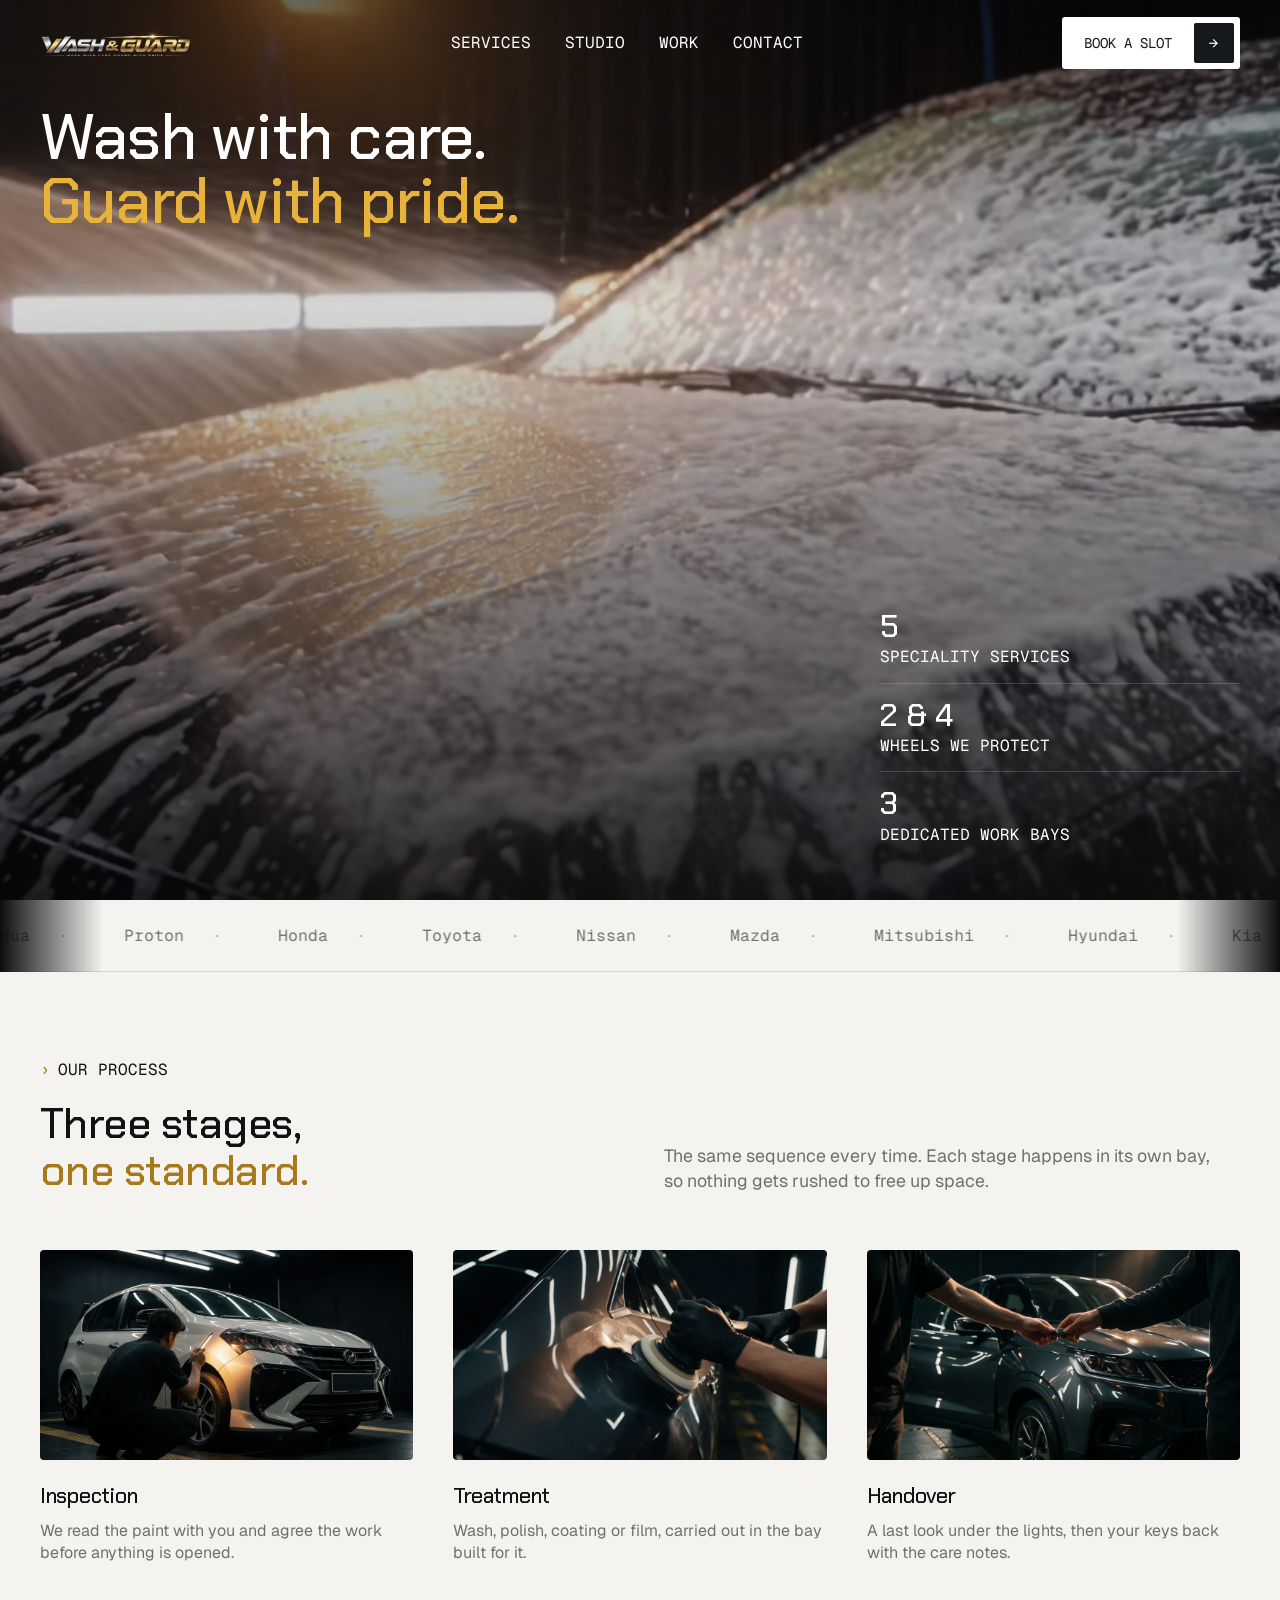
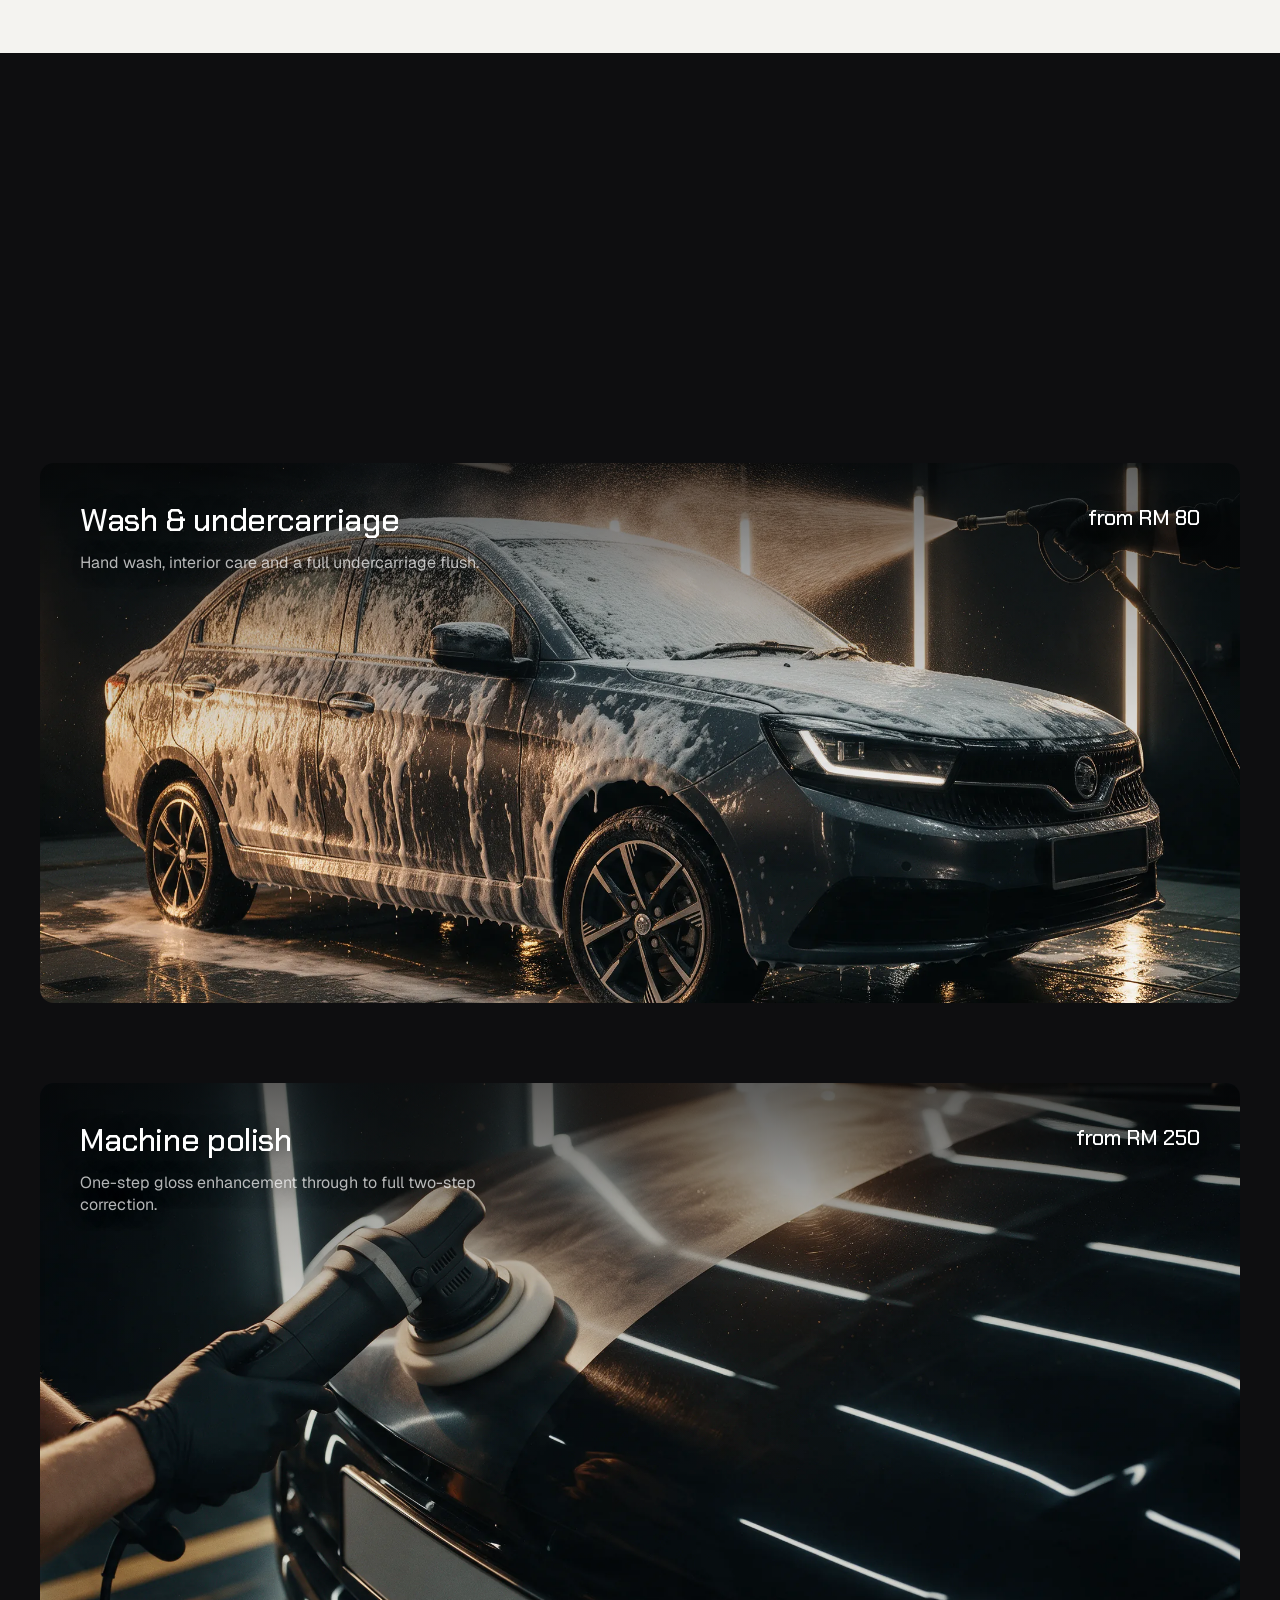
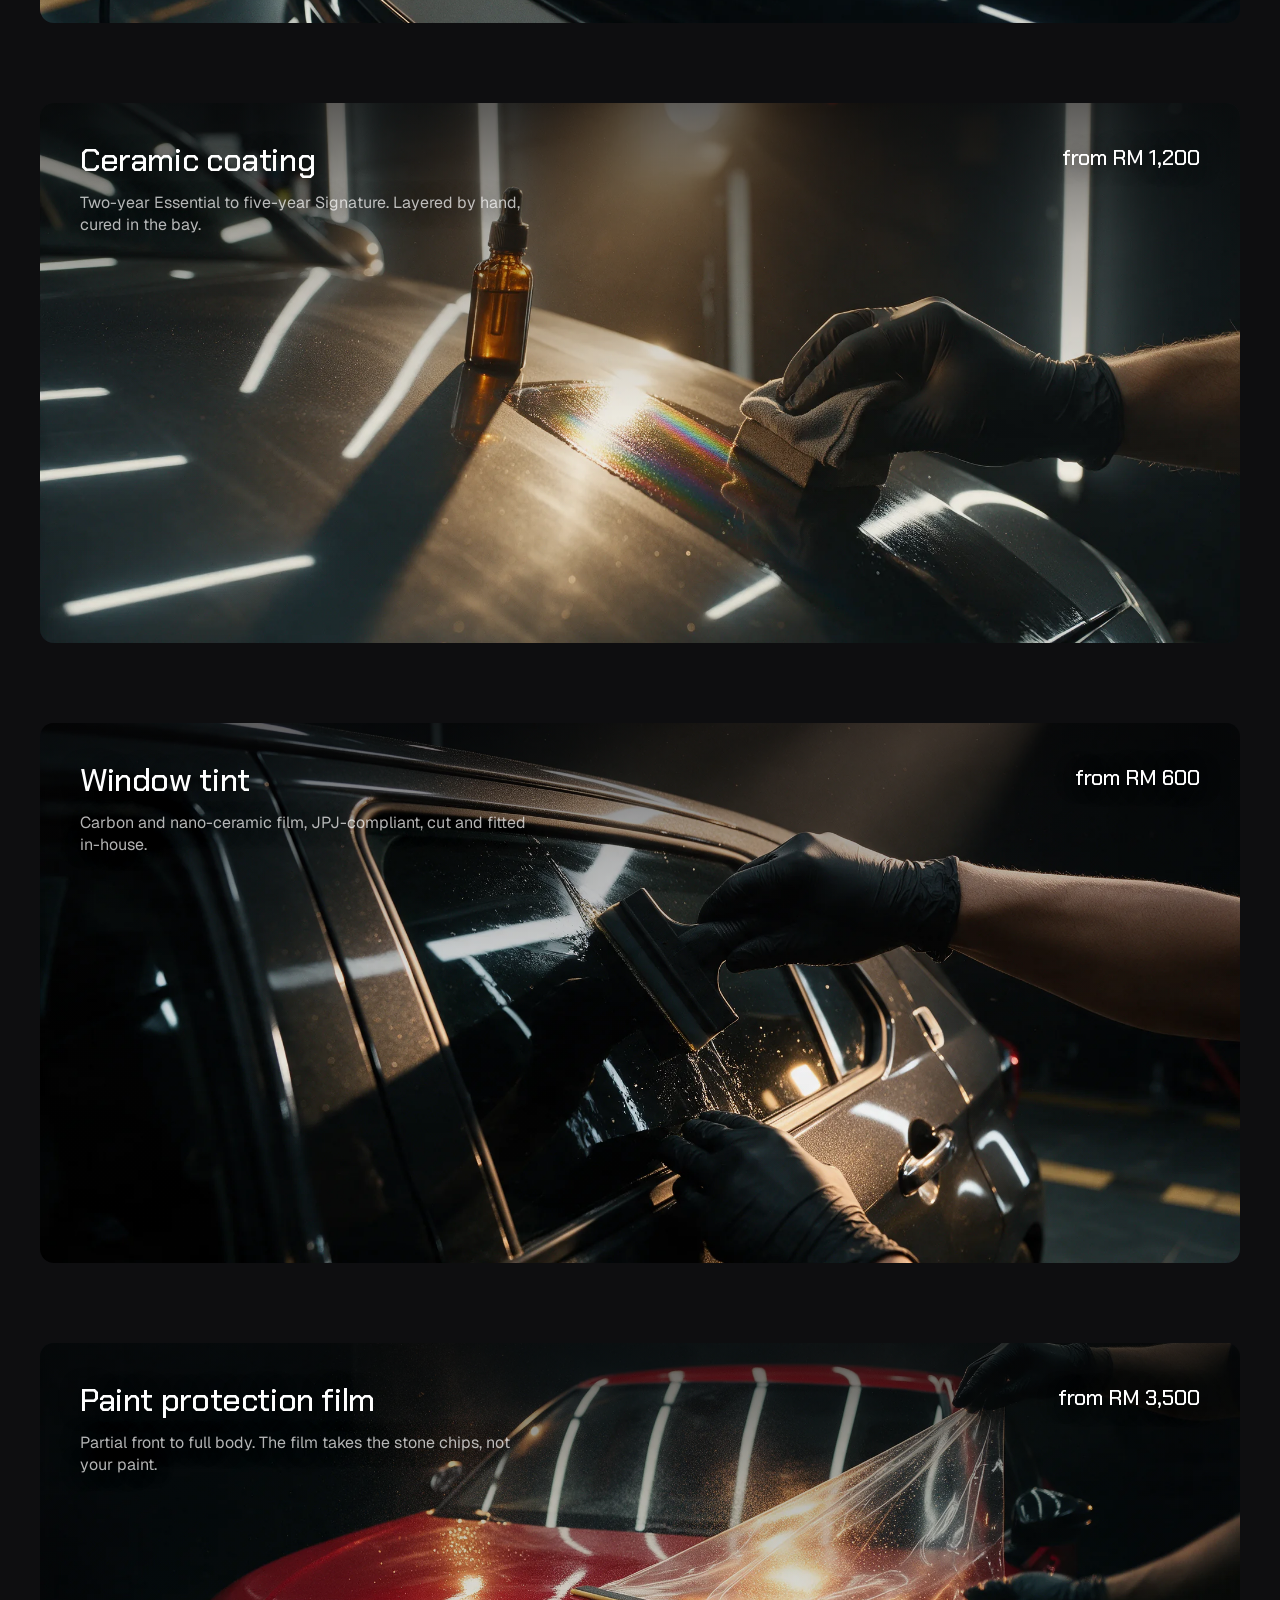
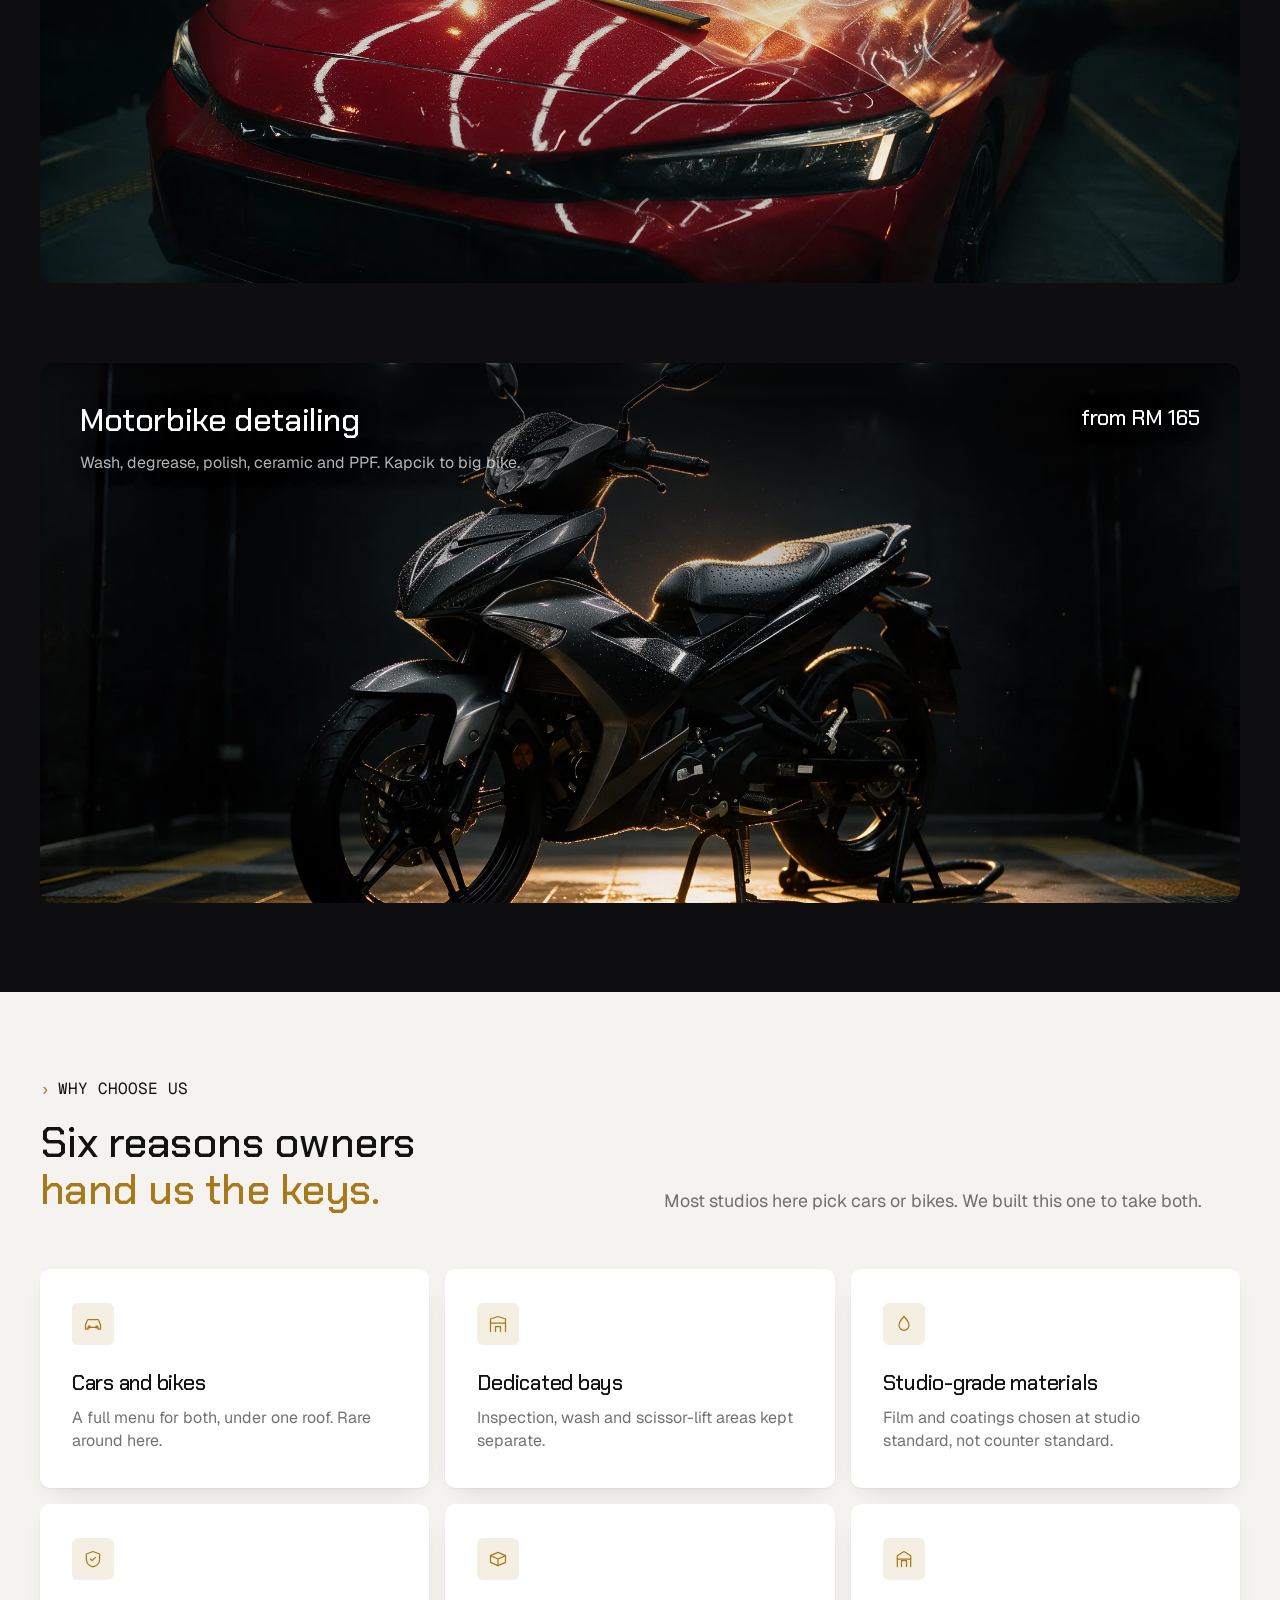
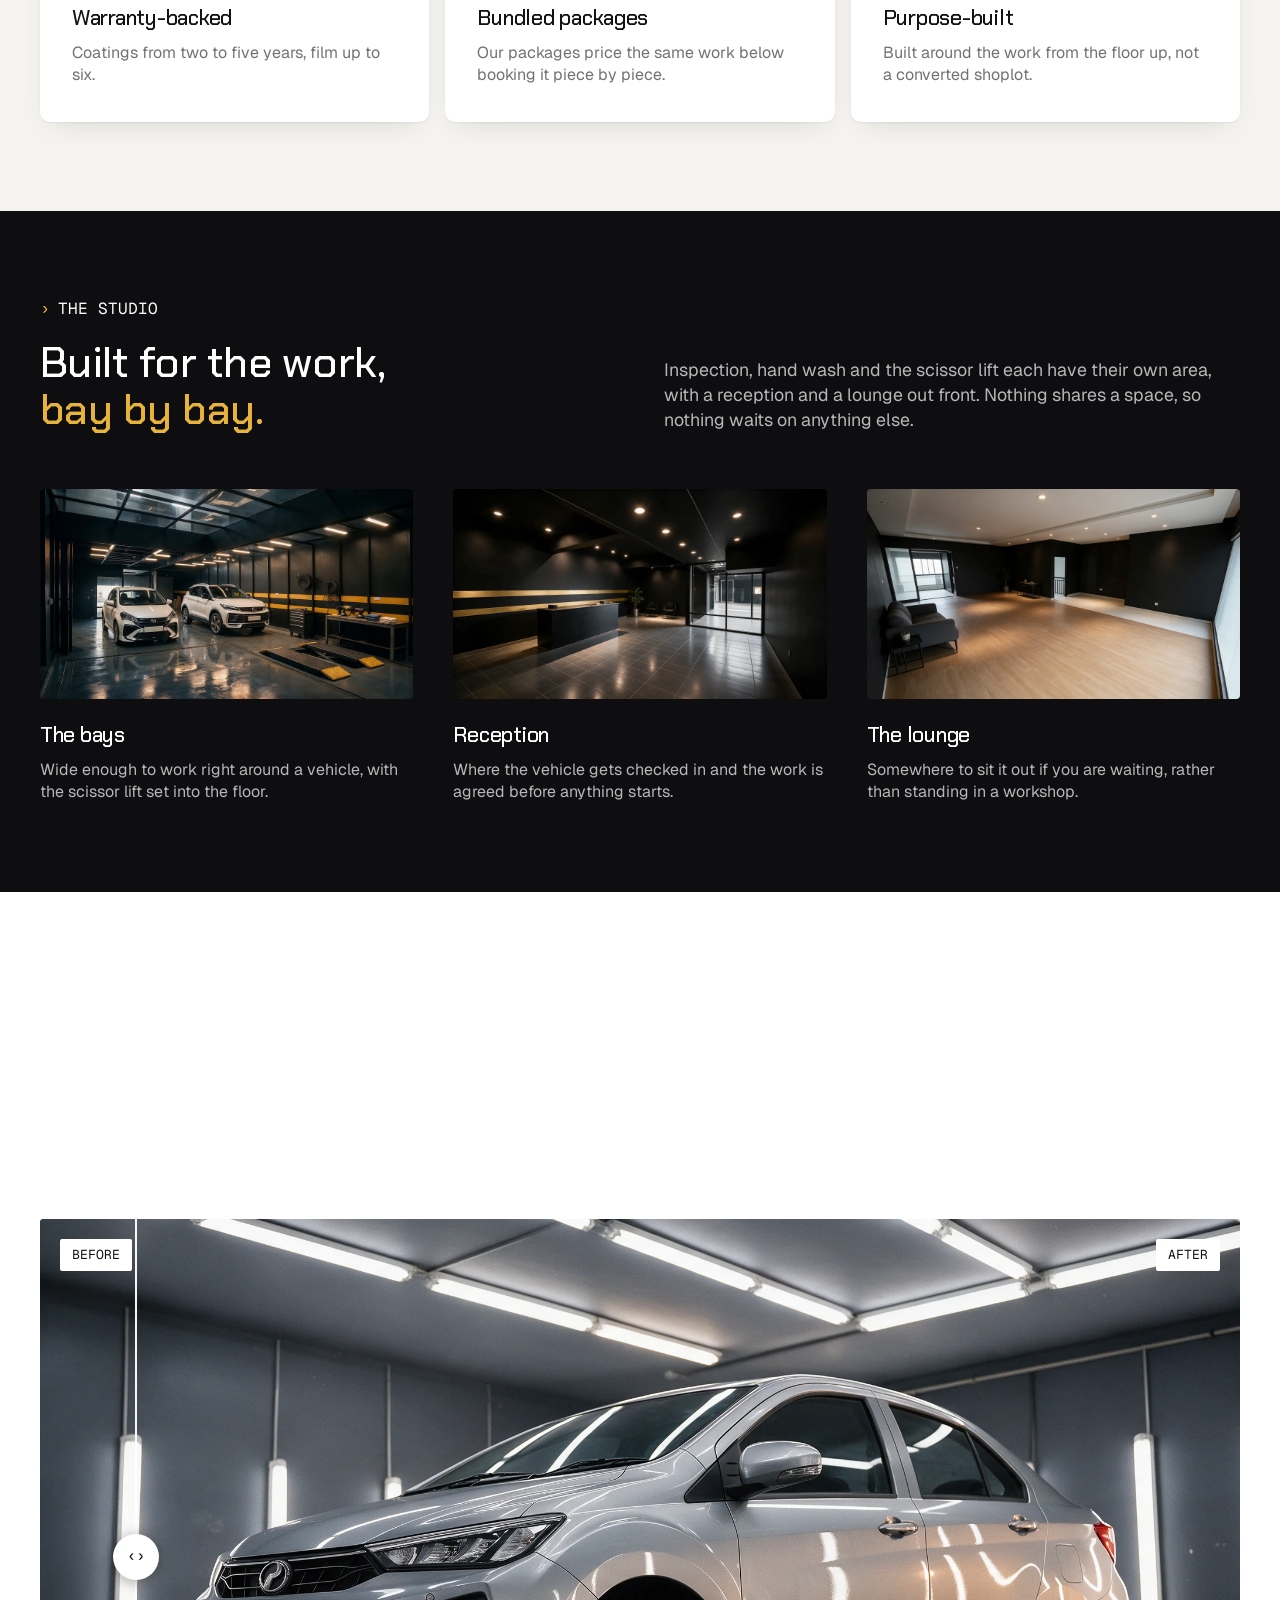
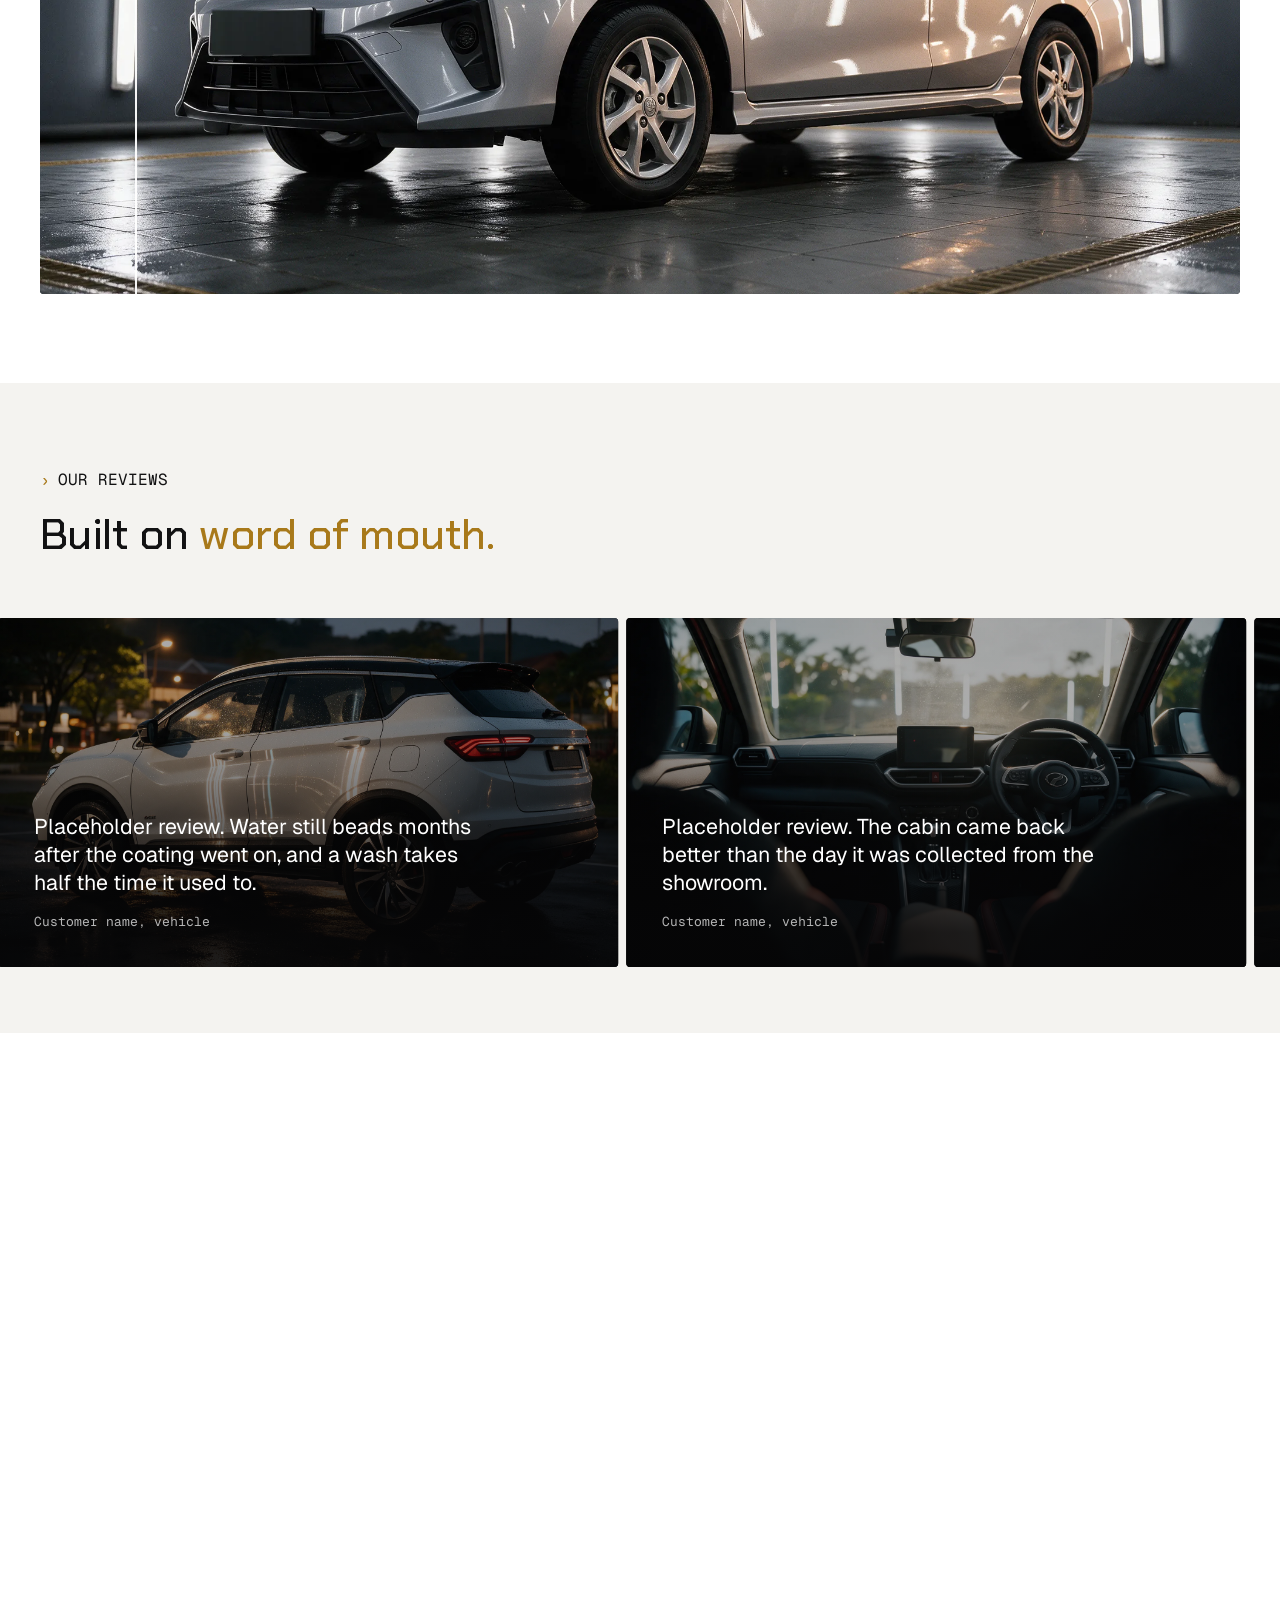
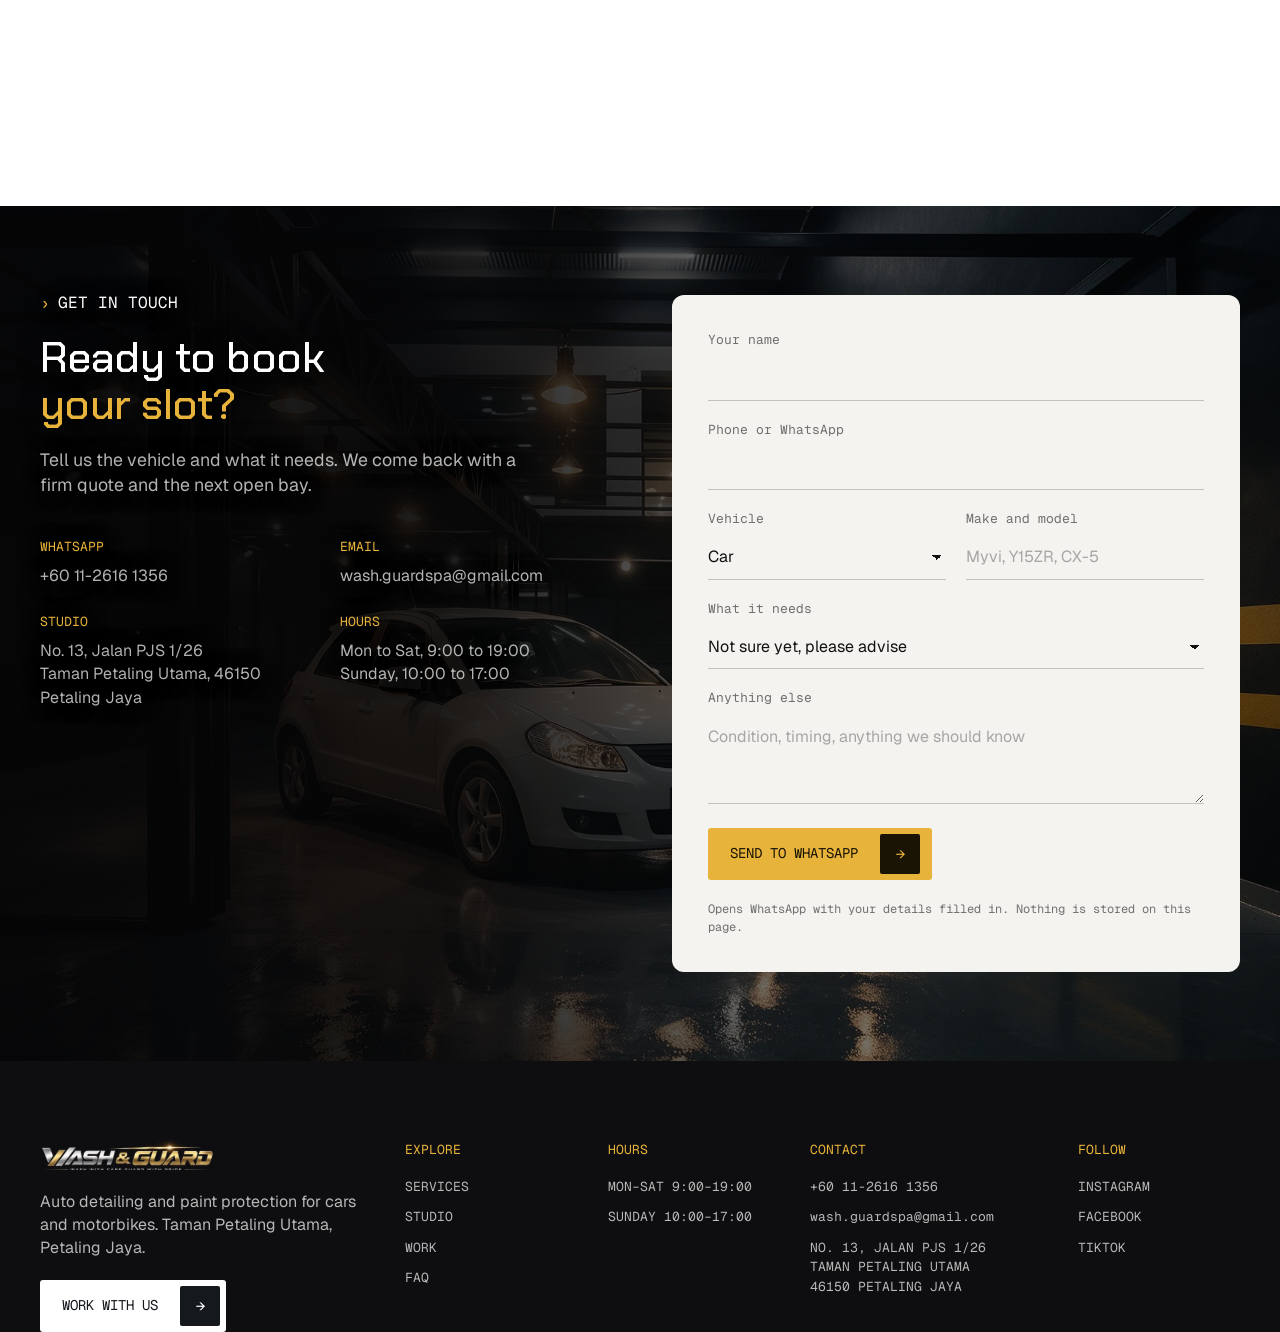
<file: index.html>
<!doctype html>
<html lang="en">
<head>
<meta charset="utf-8">
<meta name="viewport" content="width=device-width, initial-scale=1">
<title>Wash and Guard Auto Detailing — Petaling Jaya</title>
<!-- Mockup on a public repo. The four reviews are placeholders, so keep this out of
     search results. REMOVE THIS LINE before the site goes live. -->
<meta name="robots" content="noindex, nofollow">
<meta name="description" content="Ceramic coating, paint protection film, window tint and detailing for cars and motorbikes. A purpose-built protection studio in Taman Petaling Utama, Petaling Jaya.">
<link rel="preconnect" href="https://fonts.googleapis.com">
<link rel="preconnect" href="https://fonts.gstatic.com" crossorigin>
<link rel="stylesheet" href="https://fonts.googleapis.com/css2?family=Chakra+Petch:wght@400;500;600&family=Geist:wght@300;400;500;600&family=Geist+Mono:wght@400;500&display=swap">
<link rel="stylesheet" href="styles.css">
</head>
<body>

<a class="skip" href="#main">Skip to content</a>

<!-- ================= NAV ================= -->
<header class="nav" id="nav">
  <div class="nav-in">
    <a class="logo" href="#top" aria-label="Wash and Guard, home"><img src="assets/logo.png" alt="Wash and Guard" width="438" height="75"></a>
    <nav class="nav-links" aria-label="Primary">
      <a href="#services">SERVICES</a>
      <a href="#studio">STUDIO</a>
  <a href="#work">WORK</a>
      <a href="#contact">CONTACT</a>
    </nav>
    <a class="btn btn-light nav-cta" href="#contact">BOOK A SLOT <i class="ico" aria-hidden="true">&#8594;</i></a>
    <button class="burger" id="burger" aria-label="Open menu" aria-expanded="false" aria-controls="mobile-menu">
      <span></span><span></span>
    </button>
  </div>
</header>

<div class="mobile-menu" id="mobile-menu" hidden>
  <a href="#services">SERVICES</a>
  <a href="#work">WORK</a>
  <a href="#contact">CONTACT</a>
  <a class="btn btn-light" href="#contact">BOOK A SLOT <i class="ico" aria-hidden="true">&#8594;</i></a>
</div>

<main id="main">

<!-- ================= HERO ================= -->
<section class="hero" id="top">
  <video class="hero-video" autoplay muted loop playsinline poster="assets/hero-poster.webp">
    <source src="assets/hero-loop.webm" type="video/webm">
    <source src="assets/hero-loop.mp4" type="video/mp4">
  </video>
  <div class="hero-scrim"></div>
  <div class="hero-in">
    <h1 class="hero-title reveal">Wash with care.<br><span class="accent">Guard with pride.</span></h1>
    <div class="hero-foot">
      <div class="hero-lede reveal">
        <p>Ceramic coating, paint protection film, tint and detailing for cars and motorbikes. <strong>Whatever you drive and whatever you spend, the standard does not change.</strong></p>
        <a class="btn btn-light" href="#services">SEE OUR SERVICES <i class="ico" aria-hidden="true">&#8594;</i></a>
      </div>
      <dl class="stats reveal">
        <div class="stat"><dt>5</dt><dd>SPECIALITY SERVICES</dd></div>
        <div class="stat"><dt>2 &amp; 4</dt><dd>WHEELS WE PROTECT</dd></div>
        <div class="stat"><dt>3</dt><dd>DEDICATED WORK BAYS</dd></div>
      </dl>
    </div>
  </div>
</section>

  <div class="brands" id="brands-wrap" aria-label="Makes we work on">
    <ul class="brands-track" id="brands-track">
      <li class="brand-item">Perodua</li>
      <li class="brand-item">Proton</li>
      <li class="brand-item">Honda</li>
      <li class="brand-item">Toyota</li>
      <li class="brand-item">Nissan</li>
      <li class="brand-item">Mazda</li>
      <li class="brand-item">Mitsubishi</li>
      <li class="brand-item">Hyundai</li>
      <li class="brand-item">Kia</li>
      <li class="brand-item">Volkswagen</li>
      <li class="brand-item">BMW</li>
      <li class="brand-item">Mercedes-Benz</li>
      <li class="brand-item">Lexus</li>
      <li class="brand-item">Porsche</li>
      <li class="brand-item">Yamaha</li>
      <li class="brand-item">Kawasaki</li>
      <li class="brand-item">Suzuki</li>
      <li class="brand-item">Ducati</li>
    </ul>
  </div>

<!-- ================= PROCESS ================= -->
<section class="sec sec-paper" id="process">
  <div class="wrap">
    <div class="sec-head">
      <div>
        <p class="eyebrow reveal">OUR PROCESS</p>
        <h2 class="reveal">Three stages,<br><span class="accent">one standard.</span></h2>
      </div>
      <p class="sec-note reveal">The same sequence every time. Each stage happens in its own bay, so nothing gets rushed to free up space.</p>
    </div>
    <div class="trio">
      <article class="trio-item reveal">
        <img src="assets/process-01-prep.webp" alt="A technician checking the paintwork of a hatchback under a handheld inspection light" width="2048" height="1152" loading="lazy">
        <h3>Inspection</h3>
        <p>We read the paint with you and agree the work before anything is opened.</p>
      </article>
      <article class="trio-item reveal">
        <img src="assets/process-02-treat.webp" alt="A gloved hand running a machine polisher across a dark car panel" width="2048" height="1152" loading="lazy">
        <h3>Treatment</h3>
        <p>Wash, polish, coating or film, carried out in the bay built for it.</p>
      </article>
      <article class="trio-item reveal">
        <img src="assets/process-03-deliver.webp" alt="A technician handing car keys back to a customer" width="2048" height="1152" loading="lazy">
        <h3>Handover</h3>
        <p>A last look under the lights, then your keys back with the care notes.</p>
      </article>
    </div>
  </div>
</section>

<!-- ================= SERVICES (sticky stack) ================= -->
<section class="sec sec-ink" id="services">
  <div class="wrap">
    <div class="sec-head sec-head-row">
      <div>
        <p class="eyebrow reveal">OUR SERVICES</p>
        <h2 class="reveal">Five specialities.<br><span class="accent">Two vehicle types.</span></h2>
        <p class="sec-note sec-note-inline reveal">A weekly wash gets the same bay, the same products and the same technicians as a full protection build. Every service runs for cars and motorbikes alike, prices are set per vehicle, and no job is too small.</p>
      </div>
      <a class="btn btn-light reveal" href="#contact">GET A QUOTE <i class="ico" aria-hidden="true">&#8594;</i></a>
    </div>
  </div>
  <div class="wrap stack">
    <article class="svc">
      <img src="assets/service-wash.webp" alt="A sedan covered in snow foam during a wash" width="2048" height="1152" loading="lazy">
      <div class="svc-text">
        <h3>Wash &amp; undercarriage</h3>
        <p>Hand wash, interior care and a full undercarriage flush.</p>
      </div>
      <p class="svc-price">from RM 80</p>
    </article>
    <article class="svc">
      <img src="assets/service-polish.webp" alt="A dual-action polisher working across a black car wing" width="2048" height="1152" loading="lazy">
      <div class="svc-text">
        <h3>Machine polish</h3>
        <p>One-step gloss enhancement through to full two-step correction.</p>
      </div>
      <p class="svc-price">from RM 250</p>
    </article>
    <article class="svc">
      <img src="assets/service-ceramic.webp" alt="A ceramic coating being applied to a car bonnet" width="2048" height="1152" loading="lazy">
      <div class="svc-text">
        <h3>Ceramic coating</h3>
        <p>Two-year Essential to five-year Signature. Layered by hand, cured in the bay.</p>
      </div>
      <p class="svc-price">from RM 1,200</p>
    </article>
    <article class="svc">
      <img src="assets/service-tint.webp" alt="Gloved hands squeegeeing tint film onto a car window" width="2048" height="1152" loading="lazy">
      <div class="svc-text">
        <h3>Window tint</h3>
        <p>Carbon and nano-ceramic film, JPJ-compliant, cut and fitted in-house.</p>
      </div>
      <p class="svc-price">from RM 600</p>
    </article>
    <article class="svc">
      <img src="assets/service-ppf.webp" alt="Gloved hands laying clear paint protection film onto a car bonnet" width="2048" height="1152" loading="lazy">
      <div class="svc-text">
        <h3>Paint protection film</h3>
        <p>Partial front to full body. The film takes the stone chips, not your paint.</p>
      </div>
      <p class="svc-price">from RM 3,500</p>
    </article>
    <article class="svc">
      <img src="assets/service-motorbike.webp" alt="A freshly detailed underbone motorbike on a paddock stand in the bay" width="2048" height="1152" loading="lazy">
      <div class="svc-text">
        <h3>Motorbike detailing</h3>
        <p>Wash, degrease, polish, ceramic and PPF. Kapcik to big bike.</p>
      </div>
      <p class="svc-price">from RM 165</p>
    </article>
  </div>
</section>

<!-- ================= WHY US ================= -->
<section class="sec sec-paper" id="why">
  <div class="wrap">
    <div class="sec-head">
      <div>
        <p class="eyebrow reveal">WHY CHOOSE US</p>
        <h2 class="reveal">Six reasons owners<br><span class="accent">hand us the keys.</span></h2>
      </div>
      <p class="sec-note reveal">Most studios here pick cars or bikes. We built this one to take both.</p>
    </div>
    <div class="grid6">
      <div class="cell reveal"><span class="cell-ico" aria-hidden="true"><svg viewBox="0 0 24 24"><path d="M3 13l2-5a2 2 0 012-1.4h10A2 2 0 0119 8l2 5v5h-3v-2H6v2H3z"/><circle cx="7.5" cy="15.5" r="1.2"/><circle cx="16.5" cy="15.5" r="1.2"/></svg></span><h3>Cars and bikes</h3><p>A full menu for both, under one roof. Rare around here.</p></div>
      <div class="cell reveal"><span class="cell-ico" aria-hidden="true"><svg viewBox="0 0 24 24"><path d="M3 21V6l9-3 9 3v15"/><path d="M3 11h18M9 21v-6h6v6"/></svg></span><h3>Dedicated bays</h3><p>Inspection, wash and scissor-lift areas kept separate.</p></div>
      <div class="cell reveal"><span class="cell-ico" aria-hidden="true"><svg viewBox="0 0 24 24"><path d="M12 3s6 6.4 6 10.5A6 6 0 016 13.5C6 9.4 12 3 12 3z"/></svg></span><h3>Studio-grade materials</h3><p>Film and coatings chosen at studio standard, not counter standard.</p></div>
      <div class="cell reveal"><span class="cell-ico" aria-hidden="true"><svg viewBox="0 0 24 24"><path d="M12 3l8 3v6c0 5-3.4 8.3-8 9.5C7.4 20.3 4 17 4 12V6z"/><path d="M9 12l2 2 4-4"/></svg></span><h3>Warranty-backed</h3><p>Coatings from two to five years, film up to six.</p></div>
      <div class="cell reveal"><span class="cell-ico" aria-hidden="true"><svg viewBox="0 0 24 24"><path d="M3 8l9-4 9 4v8l-9 4-9-4z"/><path d="M3 8l9 4 9-4M12 12v8"/></svg></span><h3>Bundled packages</h3><p>Our packages price the same work below booking it piece by piece.</p></div>
      <div class="cell reveal"><span class="cell-ico" aria-hidden="true"><svg viewBox="0 0 24 24"><path d="M4 21V8l8-5 8 5v13"/><path d="M9 21v-7h6v7M4 12h16"/></svg></span><h3>Purpose-built</h3><p>Built around the work from the floor up, not a converted shoplot.</p></div>
    </div>
  </div>
</section>

<!-- ================= THE STUDIO ================= -->
<!-- These three images are visualisations built from the client's own fit-out
     photographs, not photographs of a finished space. Swap them for real
     photography once the build is complete. See CONTENT.md. -->
<section class="sec sec-ink" id="studio">
  <div class="wrap">
    <div class="sec-head">
      <div>
        <p class="eyebrow reveal">THE STUDIO</p>
        <h2 class="reveal">Built for the work,<br><span class="accent">bay by bay.</span></h2>
      </div>
      <p class="sec-note reveal">Inspection, hand wash and the scissor lift each have their own area, with a reception and a lounge out front. Nothing shares a space, so nothing waits on anything else.</p>
    </div>
    <div class="trio">
      <article class="trio-item reveal">
        <img src="assets/studio-01-bays.webp" alt="Two cars side by side in the detailing bay" width="2048" height="1152" loading="lazy">
        <h3>The bays</h3>
        <p>Wide enough to work right around a vehicle, with the scissor lift set into the floor.</p>
      </article>
      <article class="trio-item reveal">
        <img src="assets/studio-02-reception.webp" alt="The reception counter and waiting area" width="2048" height="1152" loading="lazy">
        <h3>Reception</h3>
        <p>Where the vehicle gets checked in and the work is agreed before anything starts.</p>
      </article>
      <article class="trio-item reveal">
        <img src="assets/studio-03-lounge.webp" alt="The customer lounge with seating" width="2048" height="1152" loading="lazy">
        <h3>The lounge</h3>
        <p>Somewhere to sit it out if you are waiting, rather than standing in a workshop.</p>
      </article>
    </div>
  </div>
</section>

<!-- ================= BEFORE / AFTER ================= -->
<section class="sec sec-white" id="work">
  <div class="wrap">
    <div class="sec-head sec-head-row">
      <div>
        <p class="eyebrow reveal">RECENT WORK</p>
        <h2 class="reveal">The difference,<br><span class="accent">panel by panel.</span></h2>
        <p class="sec-note sec-note-inline reveal">Drag the handle, or let it run.</p>
      </div>
      <div class="ba-arrows reveal">
        <button type="button" class="arrow" id="ba-prev" aria-label="Move the comparison left">&#8592;</button>
        <button type="button" class="arrow" id="ba-next" aria-label="Move the comparison right">&#8594;</button>
      </div>
    </div>
    <div class="ba reveal" id="ba">
      <img class="ba-base" src="assets/ba-after.webp" alt="The same car after detailing, with a mirror gloss finish" width="2048" height="1152">
      <div class="ba-top" id="ba-top">
        <img src="assets/ba-before.webp" alt="A car before detailing, dull and covered in road grime" width="2048" height="1152">
      </div>
      <span class="ba-tag ba-tag-l">BEFORE</span>
      <span class="ba-tag ba-tag-r">AFTER</span>
      <div class="ba-handle" id="ba-handle" role="slider" tabindex="0" aria-label="Comparison position" aria-valuemin="0" aria-valuemax="100" aria-valuenow="50"><span></span></div>
    </div>
  </div>
</section>

<!-- ================= REVIEWS ================= -->
<!-- PLACEHOLDER CONTENT: these four quotes are invented. See CONTENT.md. Replace with real
     reviews or remove this section before the site goes live. This is the last thing
     keeping noindex on the page. -->
<section class="sec sec-paper sec-tight" id="reviews">
  <div class="wrap">
    <div class="sec-head">
      <div>
        <p class="eyebrow reveal">OUR REVIEWS</p>
        <h2 class="reveal">Built on <span class="accent">word of mouth.</span></h2>
      </div>
    </div>
  </div>
  <div class="ticker" id="ticker">
    <div class="ticker-track" id="ticker-track">
      <figure class="rev"><img src="assets/review-01.webp" alt="A freshly coated compact SUV on wet tarmac at dusk"><blockquote>Placeholder review. Water still beads months after the coating went on, and a wash takes half the time it used to.</blockquote><figcaption>Customer name, vehicle</figcaption></figure>
      <figure class="rev"><img src="assets/review-02.webp" alt="The clean dashboard and cabin of a freshly detailed car"><blockquote>Placeholder review. The cabin came back better than the day it was collected from the showroom.</blockquote><figcaption>Customer name, vehicle</figcaption></figure>
      <figure class="rev"><img src="assets/review-03.webp" alt="A freshly detailed sport motorbike on a paddock stand"><blockquote>Placeholder review. Very few places in PJ will coat a bike properly. These people did, and it shows.</blockquote><figcaption>Customer name, vehicle</figcaption></figure>
      <figure class="rev"><img src="assets/review-04.webp" alt="A freshly washed seven-seater MPV on a residential street"><blockquote>Placeholder review. Booked the family car in on a Saturday and had it back the same day, spotless.</blockquote><figcaption>Customer name, vehicle</figcaption></figure>
    </div>
  </div>
</section>

<!-- ================= FAQ ================= -->
<section class="sec sec-white" id="faq">
  <div class="wrap faq-wrap">
    <div class="faq-head">
      <p class="eyebrow reveal">LEARN MORE</p>
      <h2 class="reveal">Frequently<br><span class="accent">asked questions</span></h2>
    </div>
    <div class="faq reveal">
      <div class="qa open">
        <button type="button" class="q" aria-expanded="true">Do you work on motorbikes as well as cars?<i aria-hidden="true"></i></button>
        <div class="a"><p>Yes — every service on the menu is offered for both, with pricing and product volume scaled to the vehicle. That covers compact bikes through to superbikes, and sedans through to full-size SUVs. Very few studios in the area do both properly.</p></div>
      </div>
      <div class="qa">
        <button type="button" class="q" aria-expanded="false">How long will my vehicle be with you?<i aria-hidden="true"></i></button>
        <div class="a"><p>A wash and polish is about four hours, same day. A coating package is a one-day drop-off. Multi-layer coating with correction runs to two days, and a full paint protection film build takes three to four. Bikes range from two hours to two days.</p></div>
      </div>
      <div class="qa">
        <button type="button" class="q" aria-expanded="false">How long does a ceramic coating last?<i aria-hidden="true"></i></button>
        <div class="a"><p>Our Essential coating is warranted for two years and the Signature multi-layer coating for five. Both are registered when the vehicle leaves, and the longer packages include a scheduled check-up.</p></div>
      </div>
      <div class="qa">
        <button type="button" class="q" aria-expanded="false">Is your window tint JPJ-compliant?<i aria-hidden="true"></i></button>
        <div class="a"><p>Yes. We fit carbon and nano-ceramic films within JPJ's visible light transmission limits, cut and installed in-house rather than sent out.</p></div>
      </div>
      <div class="qa">
        <button type="button" class="q" aria-expanded="false">What does paint protection film actually cover?<i aria-hidden="true"></i></button>
        <div class="a"><p>A partial front covers the bonnet, bumper, mirrors and headlamps — the panels that take stone chips. From there it scales to full-body coverage. The film carries a warranty of up to six years.</p></div>
      </div>
      <div class="qa">
        <button type="button" class="q" aria-expanded="false">Do I need to book ahead?<i aria-hidden="true"></i></button>
        <div class="a"><p>Booking ahead is best, particularly for coating and film work, because those jobs hold a bay for a full day or more. Message us on WhatsApp and we will confirm a slot.</p></div>
      </div>
    </div>
  </div>
</section>

<!-- ================= CONTACT ================= -->
<section class="contact" id="contact">
  <img class="contact-bg" src="assets/bg-faq-cta.webp" alt="" width="2048" height="1152" loading="lazy">
  <div class="wrap contact-in">
    <div class="contact-copy reveal">
      <p class="eyebrow">GET IN TOUCH</p>
      <h2>Ready to book<br><span class="accent">your slot?</span></h2>
      <p class="contact-note">Tell us the vehicle and what it needs. We come back with a firm quote and the next open bay.</p>
      <dl class="contact-details">
        <div><dt>WHATSAPP</dt><dd><a href="https://wa.me/601126161356">+60 11-2616 1356</a></dd></div>
        <div><dt>EMAIL</dt><dd><a href="mailto:wash.guardspa@gmail.com">wash.guardspa@gmail.com</a></dd></div>
        <div><dt>STUDIO</dt><dd>No. 13, Jalan PJS 1/26<br>Taman Petaling Utama, 46150 Petaling Jaya</dd></div>
        <div><dt>HOURS</dt><dd>Mon to Sat, 9:00 to 19:00<br>Sunday, 10:00 to 17:00</dd></div>
      </dl>
    </div>

    <form class="form reveal" id="booking-form" novalidate>
      <div class="field">
        <label for="f-name">Your name</label>
        <input id="f-name" name="name" type="text" autocomplete="name" required>
      </div>
      <div class="field">
        <label for="f-phone">Phone or WhatsApp</label>
        <input id="f-phone" name="phone" type="tel" autocomplete="tel" required>
      </div>
      <div class="field-row">
        <div class="field">
          <label for="f-type">Vehicle</label>
          <select id="f-type" name="type">
            <option>Car</option>
            <option>Motorbike</option>
          </select>
        </div>
        <div class="field">
          <label for="f-model">Make and model</label>
          <input id="f-model" name="model" type="text" placeholder="Myvi, Y15ZR, CX-5">
        </div>
      </div>
      <div class="field">
        <label for="f-service">What it needs</label>
        <select id="f-service" name="service">
          <option>Not sure yet, please advise</option>
          <option>Wash &amp; undercarriage</option>
          <option>Machine polish</option>
          <option>Ceramic coating</option>
          <option>Window tint</option>
          <option>Paint protection film</option>
          <option>Motorbike detailing</option>
        </select>
      </div>
      <div class="field">
        <label for="f-notes">Anything else</label>
        <textarea id="f-notes" name="notes" rows="3" placeholder="Condition, timing, anything we should know"></textarea>
      </div>
      <button class="btn btn-gold" type="submit">SEND TO WHATSAPP <i class="ico" aria-hidden="true">&#8594;</i></button>
      <p class="form-note" id="form-note">Opens WhatsApp with your details filled in. Nothing is stored on this page.</p>
    </form>
  </div>
</section>

</main>

<!-- ================= FOOTER ================= -->
<footer class="foot">
  <div class="wrap foot-in">
    <div class="foot-brand">
      <img class="logo-foot" src="assets/logo.png" alt="Wash and Guard" width="438" height="75">
      <p class="foot-desc">Auto detailing and paint protection for cars and motorbikes. Taman Petaling Utama, Petaling Jaya.</p>
      <a class="btn btn-light" href="https://wa.me/601126161356">WORK WITH US <i class="ico" aria-hidden="true">&#8594;</i></a>
    </div>
    <div class="foot-col">
      <p class="foot-label">EXPLORE</p>
      <a href="#services">SERVICES</a><a href="#studio">STUDIO</a><a href="#work">WORK</a><a href="#faq">FAQ</a>
    </div>
    <div class="foot-col">
      <p class="foot-label">HOURS</p>
      <p>MON–SAT 9:00–19:00</p><p>SUNDAY 10:00–17:00</p>
    </div>
    <div class="foot-col">
      <p class="foot-label">CONTACT</p>
      <a href="tel:+601126161356">+60 11-2616 1356</a>
      <a href="mailto:wash.guardspa@gmail.com">wash.guardspa@gmail.com</a>
      <p>NO. 13, JALAN PJS 1/26<br>TAMAN PETALING UTAMA<br>46150 PETALING JAYA</p>
    </div>
    <div class="foot-col">
      <p class="foot-label">FOLLOW</p>
      <a href="https://www.instagram.com/wash_n_guard" target="_blank" rel="noopener">INSTAGRAM</a>
      <a href="https://www.facebook.com/washnguard/" target="_blank" rel="noopener">FACEBOOK</a>
      <a href="https://www.tiktok.com/@wash.n.guard" target="_blank" rel="noopener">TIKTOK</a>
    </div>
  </div>
</footer>

<script src="vendor/lenis.min.js"></script>
<script src="script.js"></script>
</body>
</html>
</file>
<file: styles.css>
/* ============ tokens ============
   Type and spacing values below were measured from the reference build, not eyeballed:
   h1 72/1.0 · h2 48/1.1 · eyebrow mono 16 · body 18/1.4 · note 20/1.4 · service title 36
   container 1360 inside a 40px gutter · section padding 100 · no letter-spacing anywhere. */
:root{
  --ink:#0E0E10;
  --ink-2:#17171A;
  --paper:#F4F3F0;
  --white:#FFFFFF;
  --gold:#E8B33A;
  --gold-ink:#A8791A;
  --on-ink:#FFFFFF;
  --on-ink-mute:rgba(255,255,255,.7);
  --on-paper:#121213;
  --on-paper-mute:rgba(74,74,74,.78);
  --line-light:rgba(20,20,15,.12);
  --line-dark:rgba(255,255,255,.16);

  /* Chakra Petch echoes the logo's chamfered, squared-off letterforms. It carries
     the headings; paragraphs stay on Geist, which holds up far better across an
     18px body. Geist Mono is untouched on the nav, eyebrows, labels and buttons. */
  --display:"Chakra Petch","Geist",-apple-system,Helvetica,Arial,sans-serif;
  --sans:"Geist",-apple-system,BlinkMacSystemFont,"Segoe UI",Helvetica,Arial,sans-serif;
  --mono:"Geist Mono",ui-monospace,SFMono-Regular,Menlo,monospace;

  --wrap:1440px;
  --gut:40px;
  --nav-h:86px;
  --ease:cubic-bezier(.16,.7,.3,1);
  --roll:cubic-bezier(.19,.72,.28,1);

  --fs-h1:clamp(38px,5vw,72px);
  --fs-h2:clamp(29px,3.34vw,48px);
  --fs-h3:clamp(20px,1.67vw,24px);
  --fs-svc:clamp(24px,2.5vw,36px);
  --fs-note:clamp(16px,1.39vw,20px);
  --fs-body:clamp(15px,1.25vw,18px);
  --fs-stat:clamp(28px,2.5vw,36px);
  --fs-mono:16px;
}

*,*::before,*::after{box-sizing:border-box}
html{-webkit-text-size-adjust:100%}
body{
  margin:0;background:var(--ink);color:var(--on-ink);
  font-family:var(--sans);font-size:var(--fs-body);line-height:1.4;font-weight:400;
  -webkit-font-smoothing:antialiased;overflow-x:hidden;
}
img,video{max-width:100%;height:auto;display:block}
a{color:inherit;text-decoration:none}
h1,h2,h3{margin:0;font-family:var(--display);font-weight:500;letter-spacing:-.012em;text-wrap:balance}
p{margin:0}
button{font:inherit;color:inherit;background:none;border:0;cursor:pointer}
input,select,textarea{font:inherit;color:inherit}

.skip{position:absolute;left:-9999px;top:0;z-index:100;background:var(--gold);color:#111;padding:10px 16px}
.skip:focus{left:8px;top:8px}
:focus-visible{outline:2px solid var(--gold);outline-offset:3px}

.wrap{width:100%;max-width:var(--wrap);margin-inline:auto;padding-inline:var(--gut)}
.accent{color:var(--gold)}
.sec-paper .accent,.sec-white .accent{color:var(--gold-ink)}

/* ============ reveal ============ */
.reveal{opacity:0;transform:translateY(60px);
  transition:opacity 1.25s var(--ease),transform 1.25s var(--ease)}
.reveal.in{opacity:1;transform:none}
@media (prefers-reduced-motion:reduce){
  .reveal{opacity:1;transform:none;transition:none}
}

/* ============ roll-up hover ============
   Label rolls out of the top and its copy rolls in from below, and the control floats. */
.roll{display:inline-block;position:relative;overflow:hidden;vertical-align:bottom}
.roll > span{display:block;transition:transform .5s var(--roll)}
.roll .roll-b{position:absolute;left:0;top:0;transform:translateY(105%)}
a:hover .roll .roll-a,button:hover .roll .roll-a,
a:focus-visible .roll .roll-a,button:focus-visible .roll .roll-a{transform:translateY(-105%)}
a:hover .roll .roll-b,button:hover .roll .roll-b,
a:focus-visible .roll .roll-b,button:focus-visible .roll .roll-b{transform:translateY(0)}
@media (prefers-reduced-motion:reduce){.roll > span{transition:none}}

/* ============ buttons ============ */
.btn{
  display:inline-flex;align-items:center;gap:16px;
  font-family:var(--mono);font-size:14px;line-height:1.2;
  padding-left:22px;height:52px;border-radius:3px;white-space:nowrap;
  transition:transform .4s var(--roll);
}
.btn:hover,.btn:focus-visible{transform:translateY(-3px)}
.btn .ico{
  display:grid;place-items:center;width:40px;height:40px;margin:6px;
  border-radius:2px;font-style:normal;font-size:15px;flex:none;
}
.btn-light{background:var(--white);color:#15191E}
.btn-light .ico{background:#15191E;color:#fff}
.btn-gold{background:var(--gold);color:#1A1405;border:0}
.btn-gold .ico{background:#1A1405;color:var(--gold)}

.arrow{
  width:46px;height:46px;border:1px solid var(--line-light);border-radius:3px;
  display:grid;place-items:center;font-size:16px;color:var(--on-paper);
  transition:background .3s var(--ease),color .3s var(--ease),transform .3s var(--roll);
}
.arrow:hover{background:var(--on-paper);color:var(--paper);transform:translateY(-3px)}

/* ============ nav ============ */
.nav{position:fixed;top:0;left:0;right:0;z-index:60;height:var(--nav-h);
  background:transparent;transition:background-color .45s var(--ease)}
/* Solid bar once scrolled, matching the reference's scrolled header variant.
   Ink rather than the template's white, because our wordmark is gold and our
   nav links are white — both vanish on a white bar. No border by request. */
.nav.scrolled{background:var(--ink)}
.nav-in{
  height:100%;max-width:var(--wrap);margin-inline:auto;padding-inline:var(--gut);
  display:flex;align-items:center;gap:36px;
}
.logo img{height:26px;width:auto}
.logo{transition:transform .4s var(--roll)}
.logo:hover{transform:translateY(-2px)}
.nav-links{display:flex;gap:34px;margin-inline:auto}
.nav-links a{
  font-family:var(--mono);font-size:var(--fs-mono);line-height:1.2;color:#fff;
  transition:transform .4s var(--roll);
}
.nav-links a:hover{transform:translateY(-3px)}
.burger{display:none;width:46px;height:46px;place-items:center;gap:6px}
.burger span{display:block;width:22px;height:1.5px;background:#fff;transition:transform .3s var(--ease)}
.burger[aria-expanded="true"] span:first-child{transform:translateY(3.75px) rotate(45deg)}
.burger[aria-expanded="true"] span:last-child{transform:translateY(-3.75px) rotate(-45deg)}

.mobile-menu{
  position:fixed;inset:0;z-index:55;background:var(--ink);
  display:flex;flex-direction:column;align-items:flex-start;justify-content:center;
  gap:4px;padding:0 var(--gut);
}
.mobile-menu a:not(.btn){font-size:34px;padding:10px 0}
.mobile-menu .btn{margin-top:28px}
.mobile-menu[hidden]{display:none}

/* ============ hero ============ */
.hero{position:relative;min-height:100svh;display:flex;overflow:hidden}
.hero-video{position:absolute;inset:0;width:100%;height:100%;object-fit:cover}
.hero-scrim{position:absolute;inset:0;
  background:linear-gradient(to bottom,rgba(8,8,9,.62) 0%,rgba(8,8,9,.16) 34%,rgba(8,8,9,.8) 100%)}
.hero-in{
  position:relative;z-index:2;width:100%;max-width:var(--wrap);margin-inline:auto;
  padding:calc(var(--nav-h) + 20px) var(--gut) 40px;
  display:flex;flex-direction:column;justify-content:space-between;gap:48px;
}
.hero-title{font-size:var(--fs-h1);line-height:1}
.hero-foot{display:flex;align-items:flex-end;justify-content:space-between;gap:56px;flex-wrap:wrap}
.hero-lede{max-width:430px;display:flex;flex-direction:column;align-items:flex-start;gap:28px}
.hero-lede p{color:var(--on-ink-mute);font-size:clamp(17px,1.6vw,23px);line-height:1.42}
.hero-lede strong{font-weight:500;color:#fff}
.stats{margin:0;min-width:360px}
.stat{padding:14px 0;border-top:1px solid var(--line-dark)}
.stat:first-child{border-top:0}
.stat dt{font-family:var(--display);font-weight:500;font-size:var(--fs-stat);line-height:1.1}
.stat dd{margin:2px 0 0;font-family:var(--mono);font-size:var(--fs-mono);line-height:1.4;color:#fff}

/* ============ section shells ============ */
.sec{padding-block:clamp(64px,6.95vw,100px)}
.sec-ink{background:var(--ink);color:var(--on-ink)}
.sec-paper{background:var(--paper);color:var(--on-paper)}
.sec-white{background:var(--white);color:var(--on-paper)}
/* The reviews ticker runs edge to edge, so it needs less air beneath it. */
.sec-tight{padding-bottom:clamp(48px,4.9vw,70px)}

.eyebrow{
  font-family:var(--mono);font-size:var(--fs-mono);line-height:1;
  margin-bottom:22px;display:flex;align-items:center;gap:8px;
}
.eyebrow::before{content:"›";color:var(--gold-ink);font-size:1.05em}
.sec-ink .eyebrow::before,.contact .eyebrow::before{color:var(--gold)}

.sec-head{
  display:grid;grid-template-columns:minmax(0,1fr) minmax(0,1fr);gap:48px;
  align-items:start;margin-bottom:56px;
}
.sec-head h2{font-size:var(--fs-h2);line-height:1.1}
.sec-head-row{align-items:end}
.sec-head-row > a{justify-self:end}
.sec-note{font-size:var(--fs-note);line-height:1.4;color:var(--on-paper-mute);max-width:46ch;align-self:end}
.sec-ink .sec-note{color:var(--on-ink-mute)}
.sec-note-inline{margin-top:24px;align-self:start}

/* ============ trio (process) ============ */
.trio{display:grid;grid-template-columns:repeat(3,1fr);gap:40px}
.trio-item img{width:100%;aspect-ratio:16/9;object-fit:cover;border-radius:4px}
.trio-item h3{font-size:var(--fs-h3);line-height:1.2;margin:24px 0 10px}
.trio-item p{font-size:var(--fs-body);line-height:1.4;color:var(--on-paper-mute)}
.sec-ink .trio-item p{color:var(--on-ink-mute)}

/* ============ brand marquee ============
   Names set in type rather than manufacturer logos. A row of badges reads as
   "our partners", which is both misleading and the thing trademark law guards;
   names read as a plain statement of what comes through the bay.

   On the light ground rather than the ink, because sitting dark under a dark
   hero it read as the bottom of the hero and people scrolled straight past. */
.brands{overflow:hidden;background:var(--paper);color:var(--on-paper);
  padding-block:26px;border-bottom:1px solid var(--line-light);
  -webkit-mask-image:linear-gradient(to right,transparent,#000 8%,#000 92%,transparent);
  mask-image:linear-gradient(to right,transparent,#000 8%,#000 92%,transparent)}
.brands-track{display:flex;align-items:center;width:max-content;
  margin:0;padding:0;list-style:none;will-change:transform}
.brand-item{flex:none;padding-inline:28px;font-family:var(--mono);font-size:16px;
  line-height:1.2;white-space:nowrap;color:rgba(74,74,74,.78)}
.brand-item::after{content:"·";margin-left:28px;color:var(--gold-ink);opacity:.6}
@media (max-width:809px){
  .brands{padding-block:20px}
  .brand-item{padding-inline:18px;font-size:14px}
  .brand-item::after{margin-left:18px}
}

/* ============ services sticky stack ============ */
.stack{padding-top:8px}
.svc{
  position:sticky;top:calc(var(--nav-h) + 42px);
  height:540px;border-radius:14px;overflow:hidden;margin-bottom:80px;background:var(--ink-2);
}
.svc:last-child{margin-bottom:0}
.svc > img{position:absolute;inset:0;width:100%;height:100%;object-fit:cover}
/* Only as dark as the text needs. The scrim falls away by the middle of the card
   so the vehicle reads; a soft shadow on the type covers the bright patches. */
.svc::after{content:"";position:absolute;inset:0;
  background:linear-gradient(to bottom,rgba(6,6,7,.64) 0%,rgba(6,6,7,.28) 26%,
    rgba(6,6,7,.05) 58%,rgba(6,6,7,0) 100%)}
.svc-text{position:absolute;z-index:2;top:40px;left:40px;max-width:460px;
  text-shadow:0 1px 20px rgba(4,4,5,.62)}
.svc-text h3{font-size:var(--fs-svc);line-height:1.1;margin-bottom:14px}
.svc-text p{font-size:var(--fs-body);line-height:1.4;color:var(--on-ink-mute)}
.svc-price{position:absolute;z-index:2;top:44px;right:40px;font-family:var(--display);font-weight:500;
  font-size:var(--fs-h3);line-height:1.1;color:#fff;text-shadow:0 1px 20px rgba(4,4,5,.62)}

/* ============ why us cards ============ */
.grid6{display:grid;grid-template-columns:repeat(3,1fr);gap:16px}
.cell{background:var(--white);border-radius:10px;padding:34px 32px 36px;
  box-shadow:0 1px 2px rgba(20,20,15,.05),0 10px 26px -14px rgba(20,20,15,.18);
  transition:transform .4s var(--roll),box-shadow .4s var(--ease)}
.cell:hover{transform:translateY(-4px);
  box-shadow:0 1px 2px rgba(20,20,15,.06),0 20px 40px -18px rgba(20,20,15,.26)}
.cell-ico{display:grid;place-items:center;width:42px;height:42px;border-radius:6px;
  background:rgba(168,121,26,.12);color:var(--gold-ink);margin-bottom:26px}
.cell-ico svg{width:20px;height:20px;stroke:currentColor;fill:none;
  stroke-width:1.5;stroke-linecap:round;stroke-linejoin:round}
.cell h3{font-size:var(--fs-h3);line-height:1.2;margin-bottom:10px}
.cell p{font-size:var(--fs-body);line-height:1.4;color:var(--on-paper-mute)}

/* ============ before / after ============ */
.ba-arrows{display:flex;gap:10px;justify-self:end;align-self:end}
.ba{position:relative;aspect-ratio:16/9;overflow:hidden;border-radius:4px;
  background:#111;touch-action:pan-y;user-select:none;cursor:ew-resize}
.ba img{position:absolute;inset:0;width:100%;height:100%;object-fit:cover}
.ba-top{position:absolute;inset:0;clip-path:inset(0 50% 0 0);will-change:clip-path}
.ba-tag{position:absolute;top:20px;z-index:3;font-family:var(--mono);font-size:13px;
  background:var(--white);color:#111;padding:7px 12px;border-radius:2px}
.ba-tag-l{left:20px}
.ba-tag-r{right:20px}
.ba-handle{position:absolute;top:0;bottom:0;left:50%;z-index:4;width:2px;
  background:rgba(255,255,255,.95);transform:translateX(-1px)}
.ba-handle span{position:absolute;top:50%;left:50%;transform:translate(-50%,-50%);
  width:46px;height:46px;border-radius:50%;background:var(--white);
  box-shadow:0 2px 14px rgba(0,0,0,.35)}
.ba-handle span::before{content:"‹ ›";position:absolute;inset:0;display:grid;place-items:center;
  color:#111;font-size:16px}

/* ============ reviews ticker ============ */
.ticker{overflow:hidden;padding-block:4px}
.ticker-track{display:flex;gap:8px;width:max-content;will-change:transform}
.rev{position:relative;margin:0;width:620px;max-width:86vw;aspect-ratio:16/9;
  border-radius:4px;overflow:hidden;background:#111;color:#fff;
  display:flex;flex-direction:column;justify-content:flex-end;padding:36px}
.rev img{position:absolute;inset:0;width:100%;height:100%;object-fit:cover;z-index:0}
.rev::after{content:"";position:absolute;inset:0;z-index:1;
  background:linear-gradient(to top,rgba(6,6,7,.9) 10%,rgba(6,6,7,.32) 72%)}
.rev blockquote,.rev figcaption{position:relative;z-index:2}
.rev blockquote{margin:0 0 16px;font-size:var(--fs-h3);line-height:1.3;max-width:32ch}
.rev figcaption{font-family:var(--mono);font-size:13px;color:var(--on-ink-mute)}

/* ============ faq ============ */
.faq-wrap{display:grid;grid-template-columns:minmax(0,1fr) minmax(0,1.1fr);gap:56px;align-items:start}
.faq-head{position:sticky;top:calc(var(--nav-h) + 40px)}
.faq-wrap h2{font-size:var(--fs-h2);line-height:1.1}
.qa{border-bottom:1px solid var(--line-light)}
.qa:first-child{border-top:1px solid var(--line-light)}
.q{width:100%;display:flex;align-items:flex-start;justify-content:space-between;gap:28px;
  padding:26px 0;text-align:left;font-family:var(--display);font-weight:500;
  font-size:var(--fs-h3);line-height:1.2}
.q i{position:relative;flex:none;width:16px;height:16px;margin-top:5px}
.q i::before,.q i::after{content:"";position:absolute;background:currentColor;
  transition:transform .35s var(--ease),opacity .35s var(--ease)}
.q i::before{top:7.25px;left:0;width:16px;height:1.5px}
.q i::after{left:7.25px;top:0;width:1.5px;height:16px}
.qa.open .q i::after{transform:scaleY(0);opacity:0}
.a{display:grid;grid-template-rows:0fr;transition:grid-template-rows .45s var(--ease)}
.qa.open .a{grid-template-rows:1fr}
.a > p{overflow:hidden;font-size:var(--fs-body);line-height:1.5;color:var(--on-paper-mute);max-width:56ch}
.qa.open .a > p{padding-bottom:26px}

/* ============ contact ============ */
.contact{position:relative;overflow:hidden;color:#fff;
  padding-block:clamp(64px,6.95vw,100px)}
.contact-bg{position:absolute;inset:0;z-index:0;width:100%;height:100%;object-fit:cover}
/* The copy column sits over the brightest part of the bay photograph, so the
   scrim is weighted to the left rather than raised evenly, which would flatten
   the whole image. Mobile stacks the columns, so it gets a vertical one.

   z-index matters here: ::before is the first child, so without it the photo
   paints over the scrim and raising the opacity does nothing at all. */
.contact::before{content:"";position:absolute;inset:0;z-index:1;
  background:linear-gradient(to right,rgba(5,5,6,.95) 0%,rgba(5,5,6,.90) 34%,
    rgba(5,5,6,.58) 60%,rgba(5,5,6,.44) 100%)}
.contact-in{position:relative;z-index:2;display:grid;
  grid-template-columns:minmax(0,1fr) minmax(0,1fr);gap:64px;align-items:start}
/* A soft shadow handles the LED streaks that run through this column, so the
   scrim can stay light enough to keep the bay photograph visible. */
.contact-copy{text-shadow:0 1px 22px rgba(4,4,5,.75)}
.contact-copy h2{font-size:var(--fs-h2);line-height:1.1;margin-bottom:20px}
.contact-note{font-size:var(--fs-note);line-height:1.4;color:var(--on-ink-mute);max-width:40ch}
.contact-details{margin:40px 0 0;display:grid;grid-template-columns:1fr 1fr;gap:26px 32px}
.contact-details dt{font-family:var(--mono);font-size:13px;color:var(--gold);margin-bottom:8px}
.contact-details dd{margin:0;font-size:var(--fs-body);line-height:1.45;color:var(--on-ink-mute)}
.contact-details a:hover{color:#fff}

.form{background:var(--paper);color:var(--on-paper);border-radius:12px;
  padding:36px;display:flex;flex-direction:column;gap:20px}
.field{display:flex;flex-direction:column;gap:8px}
.field-row{display:grid;grid-template-columns:1fr 1fr;gap:20px}
.field label{font-family:var(--mono);font-size:13px;color:var(--on-paper-mute)}
.field input,.field select,.field textarea{
  width:100%;background:transparent;border:0;border-bottom:1px solid rgba(20,20,15,.22);
  padding:10px 0;font-size:var(--fs-body);border-radius:0;
  transition:border-color .3s var(--ease)}
.field textarea{resize:vertical;min-height:72px}
.field input:focus,.field select:focus,.field textarea:focus{
  outline:none;border-bottom-color:var(--gold-ink)}
.field input::placeholder,.field textarea::placeholder{color:rgba(74,74,74,.45)}
.field select{appearance:none;background-image:
  linear-gradient(45deg,transparent 50%,var(--on-paper) 50%),
  linear-gradient(135deg,var(--on-paper) 50%,transparent 50%);
  background-position:calc(100% - 9px) 19px,calc(100% - 4px) 19px;
  background-size:5px 5px,5px 5px;background-repeat:no-repeat;padding-right:24px}
.field input[aria-invalid="true"],.field textarea[aria-invalid="true"]{border-bottom-color:#B4442E}
.form .btn{align-self:flex-start;margin-top:4px}
.form-note{font-family:var(--mono);font-size:12px;line-height:1.5;color:var(--on-paper-mute)}

/* ============ footer ============ */
.foot{background:var(--ink);color:var(--on-ink);padding-top:clamp(56px,6.2vw,88px);overflow:hidden}
.foot-in{display:grid;grid-template-columns:2fr 1fr 1fr 1.4fr 1fr;gap:40px;align-items:start}
.foot-brand{max-width:340px;display:flex;flex-direction:column;align-items:flex-start;gap:20px}
.logo-foot{height:30px;width:auto}
.foot-desc{font-size:var(--fs-body);line-height:1.45;color:var(--on-ink-mute)}
.foot-col{display:flex;flex-direction:column;gap:11px;
  font-family:var(--mono);font-size:13px;line-height:1.5;color:var(--on-ink-mute)}
.foot-col a{transition:color .25s var(--ease)}
.foot-col a:hover{color:var(--gold)}
.foot-label{color:var(--gold);margin-bottom:6px}
/* ============ tablet ============ */
@media (max-width:1199px){
  :root{--gut:32px}
  .sec-head{grid-template-columns:1fr;gap:24px}
  .sec-head-row > a{justify-self:start}
  .sec-note{max-width:60ch}
  .ba-arrows{justify-self:start}
  .faq-wrap{grid-template-columns:1fr;gap:36px}
  .faq-head{position:static}
  .contact-in{grid-template-columns:1fr;gap:44px}
  .contact-details{max-width:560px}
  .foot-in{grid-template-columns:1fr 1fr 1fr;gap:36px}
  .foot-brand{grid-column:1/-1}
  .svc{height:460px}
  .trio{gap:28px}
  .stats{min-width:300px}
}

/* ============ mobile ============ */
@media (max-width:809px){
  :root{--gut:22px;--nav-h:72px;--fs-mono:15px}
  .nav-links,.nav-cta{display:none}
  .burger{display:grid;margin-left:auto}
  .logo img{height:22px}
  .hero-in{padding-bottom:36px;gap:36px}
  .hero-foot{flex-direction:column;align-items:flex-start;gap:36px}
  .hero-lede{max-width:none}
  .stats{width:100%;min-width:0}
  .trio{grid-template-columns:1fr;gap:38px}
  .grid6{grid-template-columns:1fr;gap:12px}
  .cell{padding:28px 26px 30px}
  .svc{height:auto;aspect-ratio:4/5;top:calc(var(--nav-h) + 16px);margin-bottom:26px}
  .svc-text{top:28px;left:26px;right:26px;max-width:none}
  .svc-price{top:auto;bottom:28px;left:26px;right:auto}
  .svc::after{background:linear-gradient(to bottom,rgba(6,6,7,.66) 0%,rgba(6,6,7,.26) 30%,
    rgba(6,6,7,.16) 60%,rgba(6,6,7,.70) 100%)}
  .rev{width:84vw;padding:26px}
  .form{padding:26px}
  .field-row{grid-template-columns:1fr}
  .contact-details{grid-template-columns:1fr;gap:22px}
  .contact::before{background:linear-gradient(to bottom,rgba(5,5,6,.94) 0%,
    rgba(5,5,6,.88) 48%,rgba(5,5,6,.74) 100%)}
  .foot-in{grid-template-columns:1fr 1fr}
  .foot-brand{grid-column:1/-1}
  .ba-tag{top:12px;font-size:11px;padding:5px 9px}
  .ba-tag-l{left:12px}.ba-tag-r{right:12px}
  .ba-handle span{width:38px;height:38px}
}
@media (min-width:640px) and (max-width:1199px){
  .grid6{grid-template-columns:repeat(2,1fr)}
}
</file>
